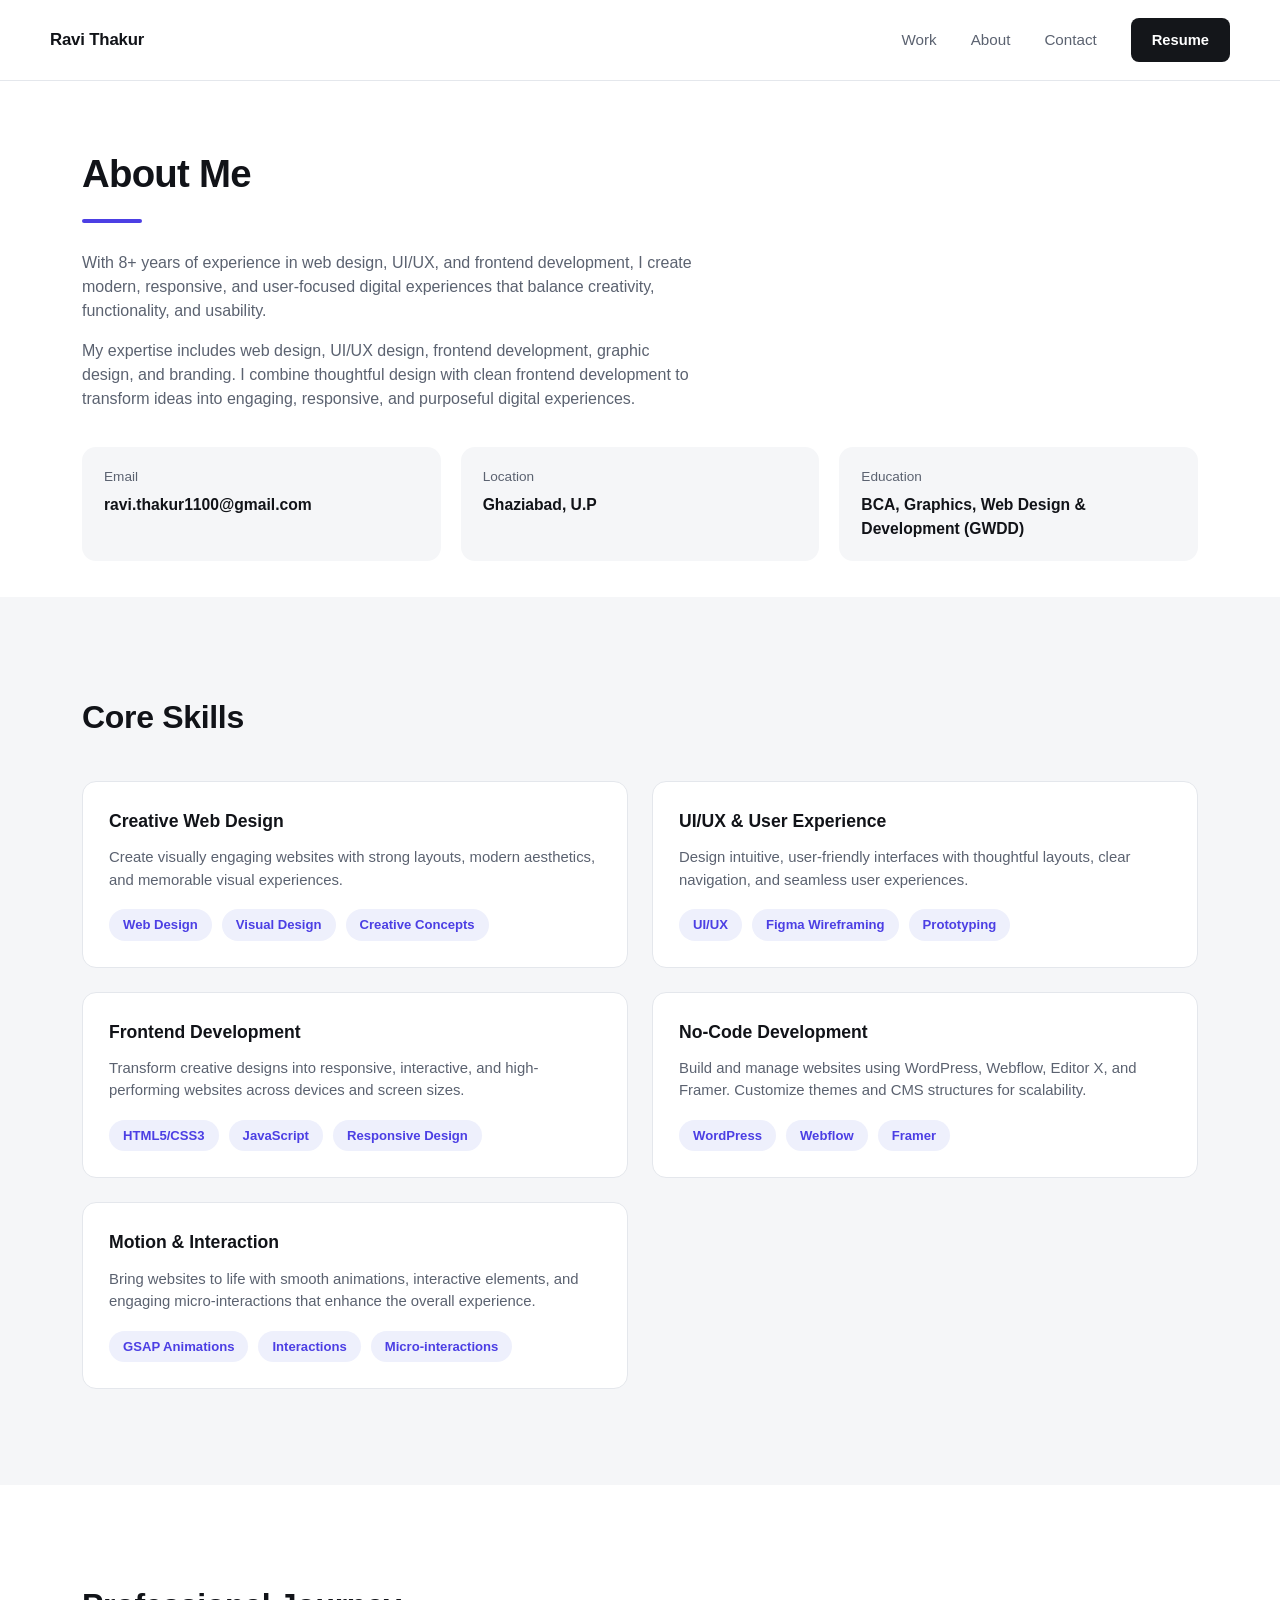
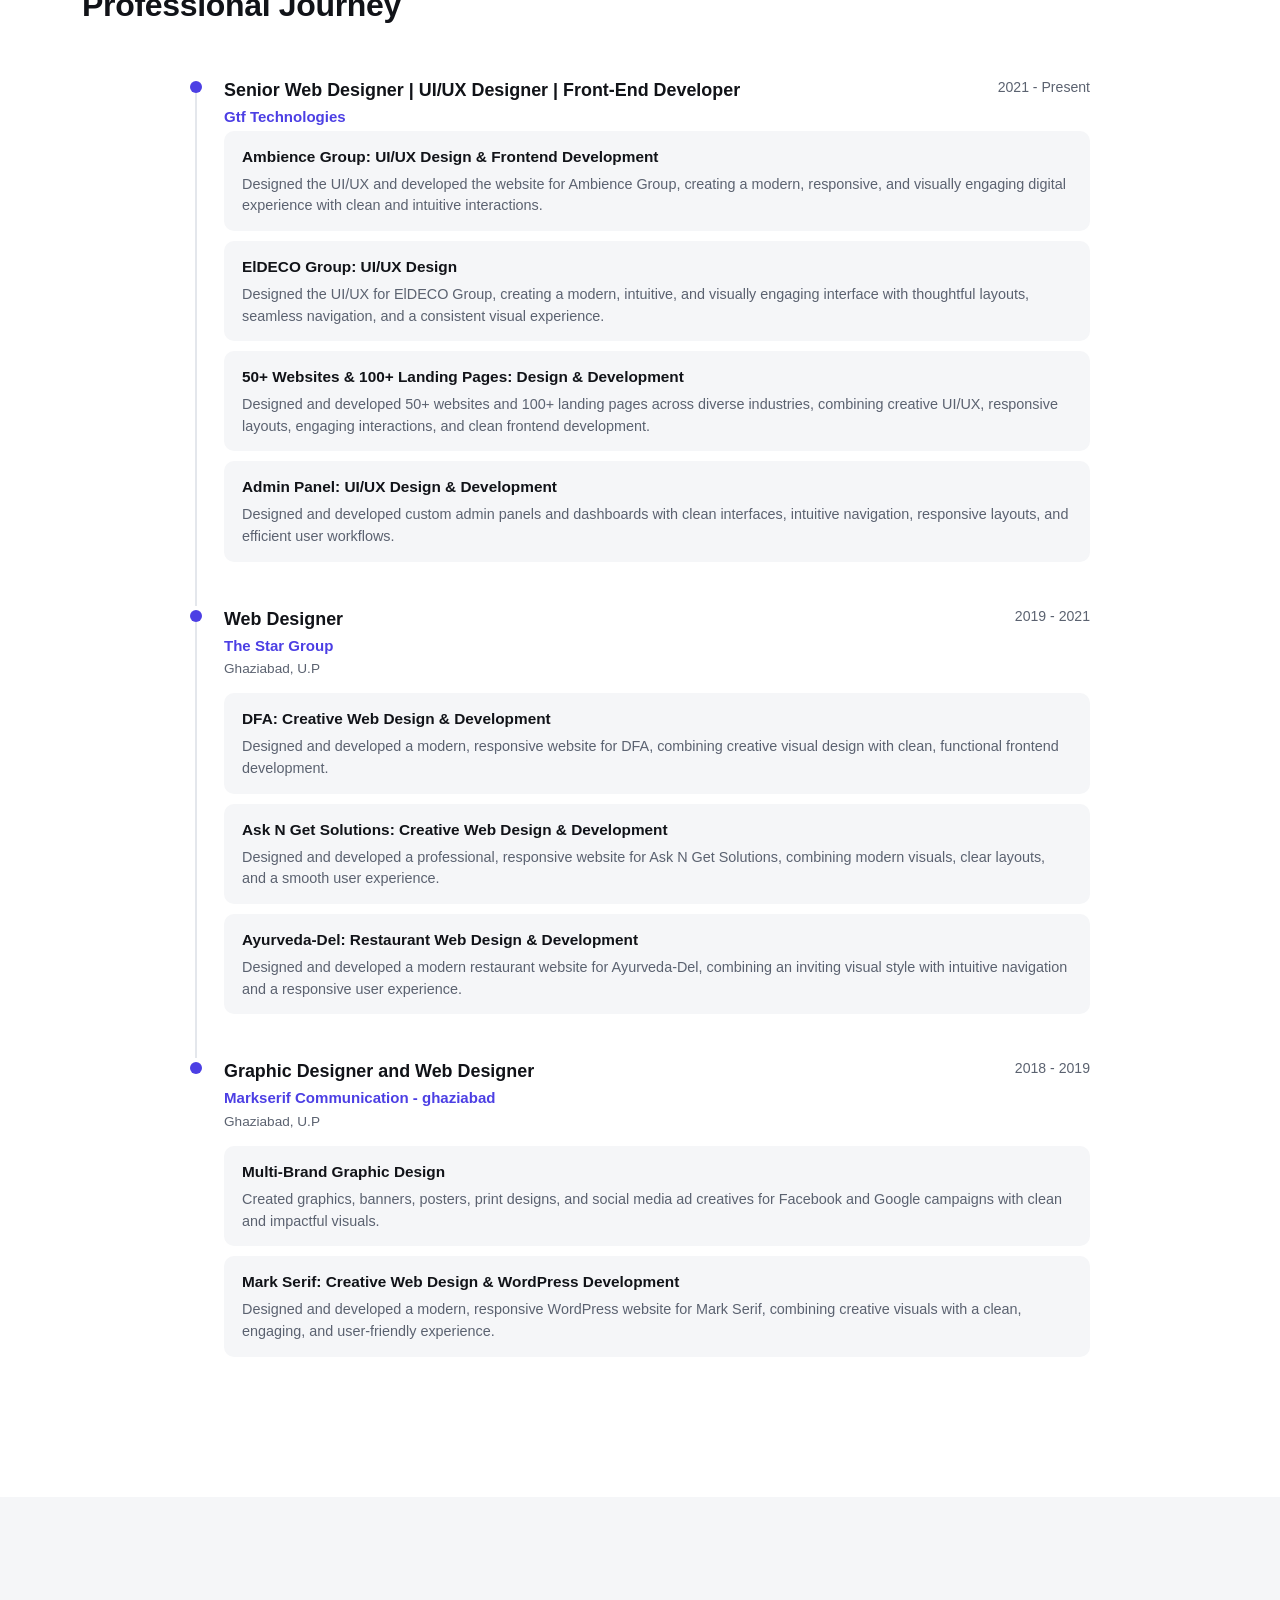
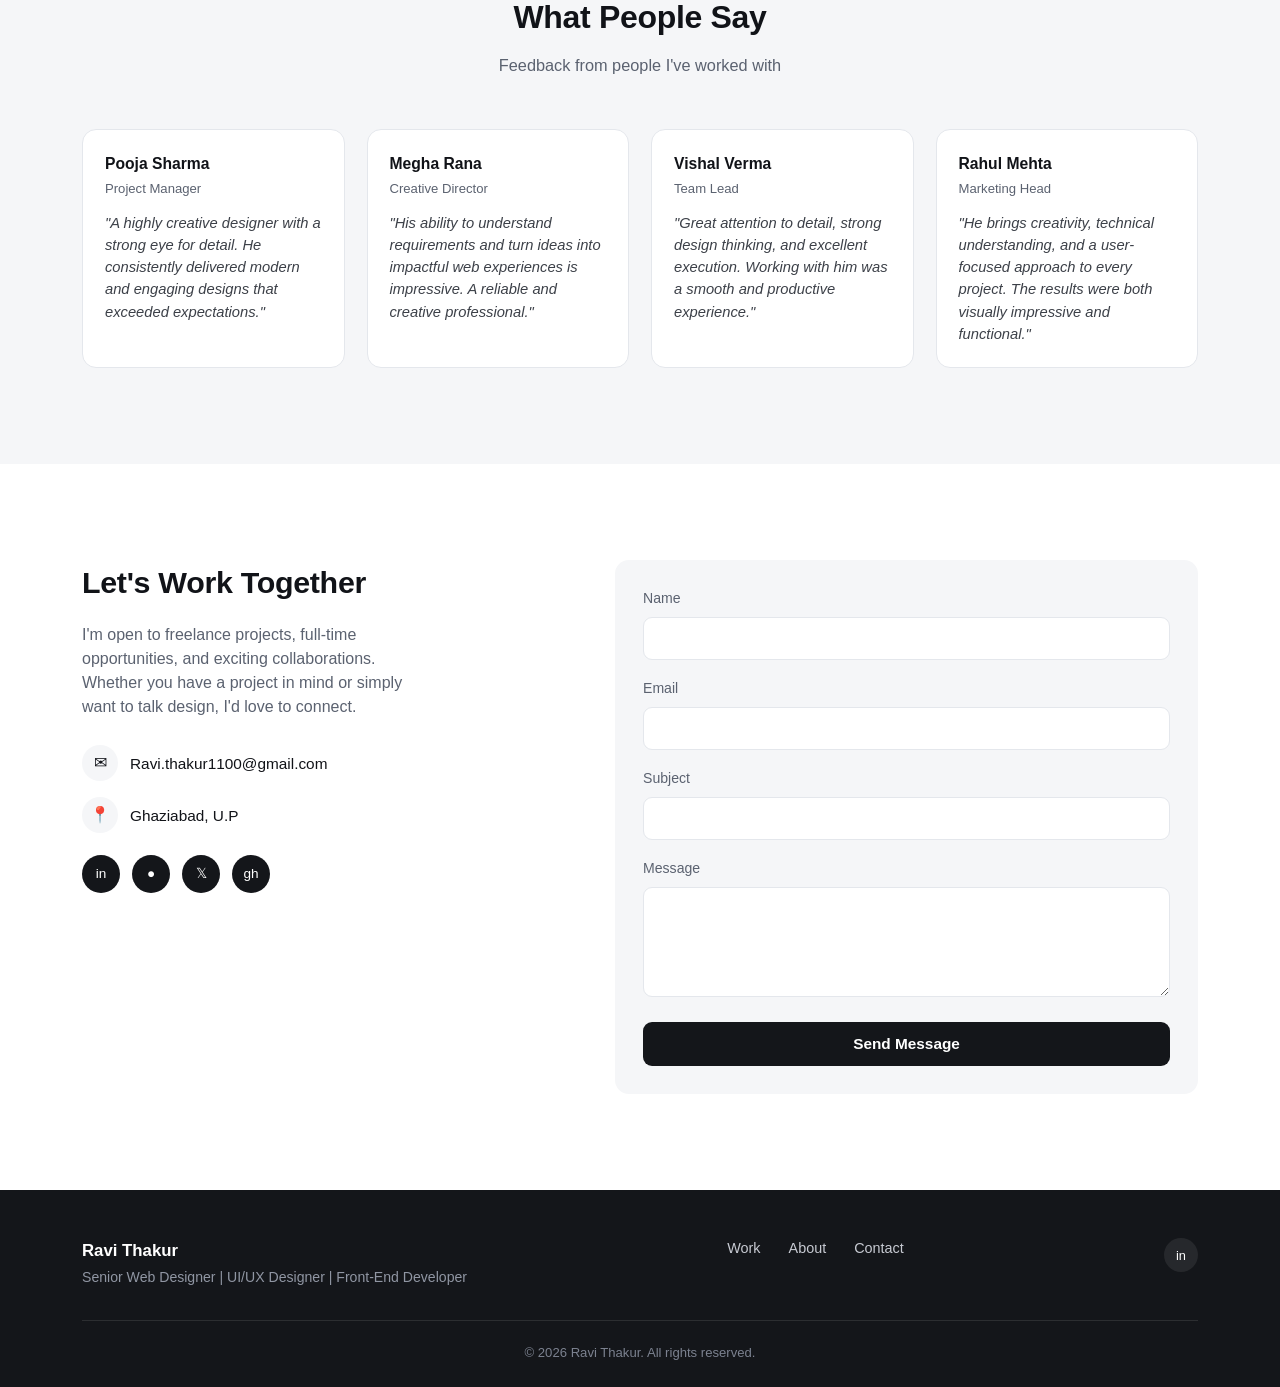
<file: about.html>
<!DOCTYPE html>
<html lang="en">
<head>
<meta charset="UTF-8">
<meta name="viewport" content="width=device-width, initial-scale=1.0">
<title>Ravi Thakur — Creative Web Designer</title>
<link rel="stylesheet" href="styles.css">
</head>
<body>

<header>
  <div class="wrap nav">
    <div class="logo"><a href="index.html">Ravi Thakur</a></div>
    <nav class="nav-links" id="navLinks">
      <a href="work.html">Work</a>
      <a href="about.html">About</a>
      <a href="index.html#contact">Contact</a>
      <a target="_blank" href="images/Ravi_thakur_sr_web_designer_frontend developer_ui_designerwc.pdf" class="btn btn-dark">Resume</a>
    </nav>
    <button class="menu-toggle" id="menuToggle" aria-label="Toggle menu" aria-expanded="false"><span></span></button>
  </div>
</header>

<section class="page-hero">
  <div class="wrap">
    <h1>About Me</h1>
    <div class="title-underline"></div>
    <p>With 8+ years of experience in web design, UI/UX, and frontend development, I create modern, responsive, and user-focused digital experiences that balance creativity, functionality, and usability.</p>
      <p>My expertise includes web design, UI/UX design, frontend development, graphic design, and branding. I combine thoughtful design with clean frontend development to transform ideas into engaging, responsive, and purposeful digital experiences.</p>

    <div class="info-row">
      <div class="info-card">
        <span>Email</span>
        <strong>ravi.thakur1100@gmail.com</strong>
      </div>
      <div class="info-card">
        <span>Location</span>
        <strong>Ghaziabad, U.P</strong>
      </div>
      <div class="info-card">
        <span>Education</span>
        <strong>BCA, Graphics, Web Design & Development (GWDD)</strong>
      </div>
    </div>
  </div>
</section>

<section class="skills-section">
  <div class="wrap">
    <div class="section-head" style="text-align:left;margin:0 0 40px;max-width:none;">
      <h2>Core Skills</h2>
    </div>
    <div class="skills-cards">

      <div class="skill-card">
        <h3>Creative Web Design</h3>
        <p>Create visually engaging websites with strong layouts, modern aesthetics, and memorable visual experiences.</p>
        <div class="tag-row">
          <span class="tag-pill">Web Design</span>
          <span class="tag-pill">Visual Design</span>
          <span class="tag-pill">Creative Concepts</span>
        </div>
      </div>

      <div class="skill-card">
        <h3>UI/UX & User Experience</h3>
        <p>Design intuitive, user-friendly interfaces with thoughtful layouts, clear navigation, and seamless user experiences.</p>
        <div class="tag-row">
          <span class="tag-pill">UI/UX</span>
          <span class="tag-pill">Figma Wireframing</span>
          <span class="tag-pill">Prototyping</span>
        </div>
      </div>

      <div class="skill-card">
        <h3>Frontend Development</h3>
        <p>Transform creative designs into responsive, interactive, and high-performing websites across devices and screen sizes.</p>
        <div class="tag-row">
          <span class="tag-pill">HTML5/CSS3 </span>
          <span class="tag-pill">JavaScript</span>
          <span class="tag-pill">Responsive Design</span>
        </div>
      </div>

      <div class="skill-card">
        <h3>No-Code Development</h3>
        <p>Build and manage websites using WordPress, Webflow, Editor X, and Framer. Customize themes and CMS structures for scalability.</p>
        <div class="tag-row">
          <span class="tag-pill">WordPress</span>
          <span class="tag-pill">Webflow</span>
          <span class="tag-pill">Framer</span>
        </div>
      </div>

      <div class="skill-card">
        <h3>Motion & Interaction</h3>
        <p>Bring websites to life with smooth animations, interactive elements, and engaging micro-interactions that enhance the overall experience.</p>
        <div class="tag-row">
          <span class="tag-pill">GSAP Animations</span>
          <span class="tag-pill">Interactions</span>
          <span class="tag-pill">Micro-interactions</span>
        </div>
      </div>

    </div>
  </div>
</section>

<section>
  <div class="wrap">
    <div class="section-head" style="text-align:left;margin:0 0 48px;max-width:none;">
      <h2>Professional Journey</h2>
    </div>

    <div class="journey">

      <div class="timeline-item">
        <span class="timeline-dot"></span>
        <div class="timeline-head">
          <h3>Senior Web Designer | UI/UX Designer | Front-End Developer</h3>
          <span class="timeline-date">2021 - Present</span>
        </div>
        <span class="timeline-company">Gtf Technologies</span>
        <div class="timeline-entry">
          <h4>Ambience Group: UI/UX Design & Frontend Development</h4>
          <p>Designed the UI/UX and developed the website for Ambience Group, creating a modern, responsive, and visually engaging digital experience with clean and intuitive interactions.</p>
        </div>
        <div class="timeline-entry">
          <h4>ElDECO Group: UI/UX Design</h4>
          <p>Designed the UI/UX for ElDECO Group, creating a modern, intuitive, and visually engaging interface with thoughtful layouts, seamless navigation, and a consistent visual experience.</p>
        </div>
        <div class="timeline-entry">
          <h4>50+ Websites & 100+ Landing Pages: Design & Development</h4>
          <p>Designed and developed 50+ websites and 100+ landing pages across diverse industries, combining creative UI/UX, responsive layouts, engaging interactions, and clean frontend development.</p>
        </div>
        <div class="timeline-entry">
          <h4>Admin Panel: UI/UX Design & Development</h4>
          <p>Designed and developed custom admin panels and dashboards with clean interfaces, intuitive navigation, responsive layouts, and efficient user workflows.</p>
        </div>
      </div>

      

      <div class="timeline-item">
        <span class="timeline-dot"></span>
        <div class="timeline-head">
          <h3>Web Designer</h3>
          <span class="timeline-date">2019 - 2021</span>
        </div>
        <span class="timeline-company">The Star Group</span>
        <span class="timeline-location">Ghaziabad, U.P</span>
        <div class="timeline-entry">
          <h4>DFA: Creative Web Design & Development</h4>
          <p>Designed and developed a modern, responsive website for DFA, combining creative visual design with clean, functional frontend development.</p>
        </div>
        <div class="timeline-entry">
          <h4>Ask N Get Solutions: Creative Web Design & Development</h4>
          <p>Designed and developed a professional, responsive website for Ask N Get Solutions, combining modern visuals, clear layouts, and a smooth user experience.</p>
        </div>
        <div class="timeline-entry">
          <h4>Ayurveda-Del: Restaurant Web Design & Development</h4>
          <p>Designed and developed a modern restaurant website for Ayurveda-Del, combining an inviting visual style with intuitive navigation and a responsive user experience.</p>
        </div>
      </div>

      <div class="timeline-item">
        <span class="timeline-dot"></span>
        <div class="timeline-head">
          <h3>Graphic Designer and Web Designer</h3>
          <span class="timeline-date">2018 - 2019</span>
        </div>
        <span class="timeline-company">Markserif Communication - ghaziabad</span>
        <span class="timeline-location">Ghaziabad, U.P</span>
        <div class="timeline-entry">
          <h4>Multi-Brand Graphic Design</h4>
          <p>Created graphics, banners, posters, print designs, and social media ad creatives for
Facebook and Google campaigns with clean and impactful visuals.</p>
        </div>
        <div class="timeline-entry">
          <h4>Mark Serif: Creative Web Design & WordPress Development</h4>
          <p>Designed and developed a modern, responsive WordPress website for Mark Serif, combining creative visuals with a clean, engaging, and user-friendly experience.</p>
        </div>
  
      </div>




    </div>
  </div>
</section>

<section class="testimonials">
  <div class="wrap">
    <div class="section-head">
      <h2>What People Say</h2>
      <p>Feedback from people I've worked with</p>
    </div>
    <div class="testi-grid">
      <div class="testi-card">
        <h4>Pooja Sharma</h4>
        <span>Project Manager</span>
        <p>"A highly creative designer with a strong eye for detail. He consistently delivered modern and engaging designs that exceeded expectations."</p>
      </div>
      <div class="testi-card">
        <h4>Megha Rana</h4>
        <span>Creative Director</span>
        <p>"His ability to understand requirements and turn ideas into impactful web experiences is impressive. A reliable and creative professional."</p>
      </div>
      <div class="testi-card">
        <h4>Vishal Verma</h4>
        <span>Team Lead</span>
        <p>"Great attention to detail, strong design thinking, and excellent execution. Working with him was a smooth and productive experience."</p>
      </div>
      <div class="testi-card">
        <h4>Rahul Mehta</h4>
        <span>Marketing Head</span>
        <p>"He brings creativity, technical understanding, and a user-focused approach to every project. The results were both visually impressive and functional."</p>
      </div>
    </div>
  </div>
</section>


<section id="contact">
  <div class="wrap contact-inner">
    <div class="contact-info">
      <h2>Let's Work Together</h2>
      <p>I'm open to freelance projects, full-time opportunities, and exciting collaborations. Whether you have a project in mind or simply want to talk design, I'd love to connect.</p>
      <div class="contact-row">
        <div class="icon-circle">✉</div>
        <span>Ravi.thakur1100@gmail.com</span>
      </div>
      <div class="contact-row">
        <div class="icon-circle">📍</div>
        <span>Ghaziabad, U.P</span>
      </div>
      <div class="socials">
        <a href="#" aria-label="LinkedIn">in</a>
        <a href="#" aria-label="Dribbble">●</a>
        <a href="#" aria-label="Twitter">𝕏</a>
        <a href="#" aria-label="GitHub">gh</a>
      </div>
    </div>
    <form class="form-card" onsubmit="event.preventDefault(); alert('Message sent (demo form).');">
      <div class="field">
        <label for="name">Name</label>
        <input type="text" id="name" name="name" required>
      </div>
      <div class="field">
        <label for="email">Email</label>
        <input type="email" id="email" name="email" required>
      </div>
      <div class="field">
        <label for="subject">Subject</label>
        <input type="text" id="subject" name="subject">
      </div>
      <div class="field">
        <label for="message">Message</label>
        <textarea id="message" name="message" required></textarea>
      </div>
      <button type="submit" class="submit-btn">Send Message</button>
    </form>
  </div>
</section>

<footer>
  <div class="wrap">
    <div class="footer-top">
      <div class="footer-brand">
        <h3>Ravi Thakur</h3>
        <p>Senior Web Designer | UI/UX Designer | Front-End Developer</p>
      </div>
      <nav class="footer-links">
        <a href="work.html">Work</a>
        <a href="about.html">About</a>
        <a href="index.html#contact">Contact</a>
      </nav>
      <div class="footer-socials">
        <a href="#" aria-label="LinkedIn">in</a><!-- 
        <a href="#" aria-label="Dribbble">●</a>
        <a href="#" aria-label="Twitter">𝕏</a>
        <a href="#" aria-label="GitHub">gh</a> -->
      </div>
    </div>
    <div class="footer-bottom">© 2026 Ravi Thakur. All rights reserved.</div>
  </div>
</footer>

<script>
  const toggle = document.getElementById('menuToggle');
  const links = document.getElementById('navLinks');
  toggle.addEventListener('click', () => {
    const isOpen = links.classList.toggle('open');
    toggle.setAttribute('aria-expanded', isOpen);
  });
  links.querySelectorAll('a').forEach(a => a.addEventListener('click', () => {
    links.classList.remove('open');
    toggle.setAttribute('aria-expanded', false);
  }));
</script>

</body>
</html>
</file>
<file: styles.css>
:root{
    --ink:#111318;
    --ink-soft:#5b6270;
    --bg:#ffffff;
    --bg-alt:#eef1f5;
    --bg-alt-2:#f5f6f8;
    --line:#e4e7ec;
    --accent:#111318;
    --radius:14px;
  }

  *{box-sizing:border-box;}
  html{scroll-behavior:smooth;}
  body{
    margin:0;
    font-family:"Segoe UI", Helvetica, Arial, sans-serif;
    color:var(--ink);
    background:var(--bg);
    line-height:1.5;
    -webkit-font-smoothing:antialiased;
  }
  img{max-width:100%;display:block;}
  a{color:inherit;text-decoration:none;}
  ul{margin:0;padding:0;list-style:none;}
  button{font-family:inherit;}
  :focus-visible{outline:2px solid #111318;outline-offset:3px;}

  .wrap{
    max-width:1180px;
    margin:0 auto;
    padding:0 32px;
  }

  /* ---------- Header ---------- */
  header{
    position:sticky;
    top:0;
    z-index:50;
    background:rgba(255,255,255,.9);
    backdrop-filter:blur(8px);
    border-bottom:1px solid var(--line);
  }
  .nav{
    display:flex;
    align-items:center;
    justify-content:space-between;
    padding:18px 0;
  }
  .logo{font-weight:700;font-size:1.05rem;letter-spacing:-.01em;}
  .nav-links{
    display:flex;
    align-items:center;
    gap:34px;
    font-size:.95rem;
    color:var(--ink-soft);
  }
  .nav-links a:hover{color:var(--ink);}

  .nav-links a.btn-dark:hover{color: #fff;}

  .btn{
    display:inline-flex;
    align-items:center;
    justify-content:center;
    padding:10px 20px;
    border-radius:8px;
    font-size:.92rem;
    font-weight:600;
    border:1px solid transparent;
    cursor:pointer;
    transition:transform .15s ease, opacity .15s ease;
  }
  .btn:hover{transform:translateY(-1px);}
  .btn-dark{background:#14161a;color:#fff;}
  .btn-dark:hover{opacity:.88;}
  .btn-outline{background:#fff;color:var(--ink);border-color:var(--line);}
  .btn-outline:hover{background:var(--bg-alt-2);}
  .menu-toggle{
    display:none;
    background:none;border:none;cursor:pointer;
    width:38px;height:38px;
    align-items:center;justify-content:center;
  }
  .menu-toggle span, .menu-toggle span::before, .menu-toggle span::after{
    content:"";
    display:block;
    width:20px;height:2px;background:var(--ink);
    position:relative;
    transition:all .2s ease;
  }
  .menu-toggle span::before{position:absolute;top:-6px;}
  .menu-toggle span::after{position:absolute;top:6px;}

  /* ---------- Hero ---------- */
  .hero{
    background:linear-gradient(180deg,#eef1f5 0%,#e9ecf1 100%);
  }
  .hero-inner{
    display:grid;
    grid-template-columns:1.3fr auto;
    align-items:center;
    gap:48px;
    padding:72px 0 64px;
  }
  .hero h1{
    font-size:2.4rem;
    line-height:1.15;
    margin:0 0 18px;
    letter-spacing:-.02em;padding-right: 50px;
  }
  .hero p{
    color:var(--ink-soft);
    font-size:1.02rem;
    max-width:46ch;
    margin:0 0 26px;
  }
  .hero p b{color:var(--ink);font-weight:700;}
  .hero-actions{display:flex;gap:14px;}
  .avatar{
    width:320px;
    height:320px;
    border-radius:50%;
    /*background:
      radial-gradient(circle at 32% 28%, #2f6b52 0%, #123326 42%, #0a1210 100%);*/
    border:6px solid #fff;
    box-shadow:0 10px 30px rgba(20,25,35,.12);
    position:relative;
    overflow:hidden;
  }
  /*.avatar::after{
    content:"DJ";
    position:absolute;
    inset:0;
    display:flex;
    align-items:center;
    justify-content:center;
    color:rgba(255,255,255,.85);
    font-size:2.4rem;
    font-weight:700;
    letter-spacing:.02em;
  }*/

  /* ---------- Logo strip ---------- */
  .logo-strip{
    background:var(--bg-alt);
    border-top:1px solid var(--line);
    border-bottom:1px solid var(--line);
    overflow:hidden;
    padding:22px 0;
  }
  .logo-track{
    display:flex;
    gap:56px;
    align-items:center;
    white-space:nowrap;
    animation:scroll 28s linear infinite;
    width:max-content;
  }
  .logo-track span{width: 150px;

    color:#8b93a1;
    font-size:1rem;
    letter-spacing:.01em;
    opacity:.85;
  }
  @keyframes scroll{
    from{transform:translateX(0);}
    to{transform:translateX(-50%);}
  }
  @media (prefers-reduced-motion: reduce){
    .logo-track{animation:none;}
  }

  /* ---------- Section shared ---------- */
  section{padding:96px 0;}
  .section-head{text-align:center;max-width:640px;margin:0 auto 52px;}
  .section-head h2{
    font-size:2rem;
    margin:0 0 12px;
    letter-spacing:-.01em;
  }
  .section-head p{color:var(--ink-soft);margin:0;font-size:1.02rem;}

  /* ---------- Featured work ---------- */
  .work-grid{
    display:grid;
    grid-template-columns:1fr 1fr;
    gap:28px;
  }
  .card{
    border:1px solid var(--line);
    border-radius:var(--radius);
    overflow:hidden;
    background:#fff;
    display:flex;
    flex-direction:column;
    transition:box-shadow .2s ease, transform .2s ease;
  }
  .card:hover{box-shadow:0 14px 32px rgba(20,25,35,.09);transform:translateY(-2px);}
  .thumb{
    height:230px;
    position:relative;
    display:flex;
    align-items:flex-end;
  }
  .thumb-1{background:linear-gradient(135deg,#e3d7f5 0%,#f6cfe0 100%);}
  .thumb-2{background:linear-gradient(135deg,#f4f2f7 0%,#e8e6ee 100%);}
  .thumb-3{background:linear-gradient(135deg,#e9e4ec 0%,#d9d3e0 100%);}
  .thumb-4{background:linear-gradient(135deg,#c9c2d6 0%,#a9a0bc 100%);}
  .tag{
    position:absolute;
    top:16px;left:16px;
    font-size:.72rem;
    font-weight:700;
    padding:5px 10px;
    border-radius:6px;
    background:#e2632f;
    color:#fff;
  }
  .pill{
    position:absolute;
    bottom:14px;left:16px;
    font-size:.75rem;
    font-weight:600;
    padding:5px 12px;
    border-radius:20px;
    background:#7b3fe4;
    color:#fff;
  }
  .card-body{padding:22px 22px 24px;}
  .card-body h3{margin:0 0 8px;font-size:1.15rem;letter-spacing:-.01em;}
  .card-body p{margin:0 0 14px;color:var(--ink-soft);font-size:.94rem;}
  .card-link{
    font-size:.9rem;
    font-weight:600;
    display:inline-flex;
    align-items:center;
    gap:6px;
  }
  .card-link:hover{text-decoration:underline;}

  .view-all{
    text-align:center;
    margin-top:46px;
    font-weight:600;
  }
  .view-all a{display:inline-flex;align-items:center;gap:6px;}
  .view-all a:hover{text-decoration:underline;}

  /* ---------- About ---------- */
  .about{background:var(--bg-alt-2);}
  .about-inner{
    display:grid;
    grid-template-columns:.85fr 1.15fr;
    gap:56px;
    align-items:center;
  }
  .about-photo{
    border-radius:var(--radius);
    overflow:hidden;
    position:relative;
  }
  .about-photo::after{
    content:"";
    position:absolute;
    left:50%;bottom:18%;
    width:70px;height:110px;
    transform:translateX(-50%);

    border-radius:14px 14px 4px 4px;
  }
  .about-text h2{font-size:1.9rem;margin:0 0 20px;letter-spacing:-.01em;}
  .about-text p{color:var(--ink-soft);margin:0 0 18px;font-size:1rem;}
  .skills-tools{
    display:grid;
    grid-template-columns:1fr 1fr;
    gap:24px;
    margin:28px 0 30px;
  }
  .skills-tools h4{margin:0 0 12px;font-size:1rem;}
  .skills-tools li{color:var(--ink-soft);margin-bottom:8px;font-size:.95rem;}

  /* ---------- Process ---------- */
  .process-grid{
    display:grid;
    grid-template-columns:repeat(4,1fr);
    gap:24px;
  }
  .process-card{
    background:var(--bg-alt-2);
    border-radius:var(--radius);
    padding:26px 24px;
  }
  .step-num{
    width:38px;height:38px;
    border-radius:50%;
    display:flex;align-items:center;justify-content:center;
    font-weight:700;
    margin-bottom:18px;
    font-size:.95rem;
  }
  .process-card:nth-child(1) .step-num{background:#dce6fb;color:#2f5bd0;}
  .process-card:nth-child(2) .step-num{background:#d7f3e3;color:#1f9d5c;}
  .process-card:nth-child(3) .step-num{background:#e6ddfb;color:#6f3fd6;}
  .process-card:nth-child(4) .step-num{background:#fbdede;color:#d3453f;}
  .process-card h3{margin:0 0 10px;font-size:1.08rem;}
  .process-card p{margin:0;color:var(--ink-soft);font-size:.92rem;}

  /* ---------- Testimonials ---------- */
  .testimonials{background:var(--bg-alt-2);}
  .testi-grid{
    display:grid;
    grid-template-columns:repeat(4,1fr);
    gap:22px;
  }
  .testi-card{
    background:#fff;
    border:1px solid var(--line);
    border-radius:var(--radius);
    padding:22px;
  }
  .testi-card h4{margin:0 0 3px;font-size:.98rem;}
  .testi-card span{display:block;color:var(--ink-soft);font-size:.82rem;margin-bottom:14px;}
  .testi-card p{margin:0;font-size:.92rem;font-style:italic;color:#3c4048;}

  /* ---------- Contact ---------- */
  .contact-inner{
    display:grid;
    grid-template-columns:.9fr 1.1fr;
    gap:56px;
  }
  .contact-info h2{font-size:1.9rem;margin:0 0 18px;letter-spacing:-.01em;}
  .contact-info p{color:var(--ink-soft);margin:0 0 26px;max-width:40ch;}
  .contact-row{
    display:flex;align-items:center;gap:12px;
    margin-bottom:16px;
    font-size:.96rem;
  }
  .icon-circle{
    width:36px;height:36px;
    border-radius:50%;
    background:var(--bg-alt-2);
    display:flex;align-items:center;justify-content:center;
    flex-shrink:0;
    font-size:1rem;
  }
  .socials{display:flex;gap:12px;margin-top:22px;}
  .socials a{
    width:38px;height:38px;
    border-radius:50%;
    background:#14161a;
    color:#fff;
    display:flex;align-items:center;justify-content:center;
    font-size:.85rem;
    transition:opacity .15s ease;
  }
  .socials a:hover{opacity:.8;}

  .form-card{
    background:var(--bg-alt-2);
    border-radius:var(--radius);
    padding:28px;
  }
  .field{margin-bottom:18px;}
  .field label{display:block;font-size:.88rem;margin-bottom:8px;color:var(--ink-soft);}
  .field input, .field textarea{
    width:100%;
    padding:12px 14px;
    border-radius:9px;
    border:1px solid var(--line);
    background:#fff;
    font-size:.95rem;
    font-family:inherit;
    color:var(--ink);
  }
  .field textarea{min-height:110px;resize:vertical;}
  .field input:focus, .field textarea:focus{
    outline:none;
    border-color:#14161a;
    box-shadow:0 0 0 3px rgba(20,22,26,.08);
  }
  .submit-btn{
    width:100%;
    padding:13px;
    border-radius:9px;
    border:none;
    background:#14161a;
    color:#fff;
    font-weight:600;
    font-size:.96rem;
    cursor:pointer;
  }
  .submit-btn:hover{opacity:.9;}

  /* ---------- Footer ---------- */
  footer{
    background:#14161a;
    color:#c7cad2;
    padding:48px 0 24px;
  }
  .footer-top{
    display:flex;
    justify-content:space-between;
    align-items:flex-start;
    padding-bottom:32px;
    border-bottom:1px solid rgba(255,255,255,.1);
    flex-wrap:wrap;
    gap:24px;
  }
  .footer-brand h3{color:#fff;margin:0 0 4px;font-size:1.05rem;}
  .footer-brand p{margin:0;font-size:.88rem;color:#9096a3;}
  .footer-links{display:flex;gap:28px;font-size:.9rem;}
  .footer-links a:hover{color:#fff;}
  .footer-socials{display:flex;gap:10px;}
  .footer-socials a{
    width:34px;height:34px;
    border-radius:50%;
    background:rgba(255,255,255,.08);
    display:flex;align-items:center;justify-content:center;
    font-size:.8rem;
    color:#fff;
  }
  .footer-socials a:hover{background:rgba(255,255,255,.16);}
  .footer-bottom{
    text-align:center;
    padding-top:22px;
    font-size:.82rem;
    color:#7c8290;
  }


  .work-tabs {
  display: flex;
  justify-content: center;
  align-items: center;
  gap: 12px;
  margin: 35px 0 45px;
  flex-wrap: wrap;
}

.tab-btn {
  border: 1px solid #ddd;
  background: transparent;
  color: #111;
  padding: 11px 24px;
  border-radius: 50px;
  font-size: 14px;
  font-weight: 500;
  cursor: pointer;
  transition: all 0.3s ease;
}

.tab-btn:hover {
  background: #111;
  color: #fff;
  border-color: #111;
}

.tab-btn.active {
  background: #111;
  color: #fff;
  border-color: #111;
}


/* Card Animation */

.work-grid .card {
  transition:
    opacity 0.3s ease,
    transform 0.3s ease;
}

.work-grid .card.hide {
  display: none;
}


/* Mobile */

@media (max-width: 600px) {

  .work-tabs {
    gap: 8px;
    margin: 25px 0 35px;
  }

  .tab-btn {
    padding: 9px 16px;
    font-size: 13px;
  }

}

  /* ---------- Responsive ---------- */
  @media (max-width:980px){
    .about-inner, .contact-inner{grid-template-columns:1fr;}
    .about-photo{height:340px;}
    .process-grid{grid-template-columns:1fr 1fr;}
    .testi-grid{grid-template-columns:1fr 1fr;}
  }

  @media (max-width:860px){
    .hero-inner{grid-template-columns:1fr;text-align:center;padding:52px 0 44px;}
    .hero p{margin-left:auto;margin-right:auto;}
    .hero-actions{justify-content:center;}
    .avatar{order:-1;margin:0 auto;}
    .work-grid{grid-template-columns:1fr;}
  }

  @media (max-width:720px){
    .nav-links{
      position:fixed;
      top:38px;left:0;right:0;
      background:#fff;
      border-bottom:1px solid var(--line);
      flex-direction:column;
      align-items:flex-start;
      padding:20px 32px;
      gap:18px;
      transform:translateY(-130%);
      opacity:0;
      transition:transform .25s ease, opacity .25s ease;
    }
    .nav-links.open{transform:translateY(0);opacity:1;}
    .menu-toggle{display:flex;}
    .nav-links .btn{width:100%;text-align:center;}
  }

  @media (max-width:640px){
    .wrap{padding:0 20px;}
    section{padding:64px 0;}
    .hero h1{font-size:1.8rem;padding-right: 0;}
    .footer-top{flex-direction:column;}
    .thumb{height: 160px;}
    .footer-links{gap:18px;flex-wrap:wrap;}
  }

  @media (max-width:560px){
    .process-grid, .testi-grid{grid-template-columns:1fr;}
    .skills-tools{grid-template-columns:1fr;}
  }

/* ---------- Page hero (Work / About pages) ---------- */
.page-hero{
  padding:64px 0 12px;
}
.page-hero h1{
  font-size:2.4rem;
  margin:0 0 16px;
  letter-spacing:-.02em;
}
.title-underline{
  width:60px;
  height:4px;
  background:#4c3fe4;
  border-radius:2px;
  margin-bottom:28px;
}
.page-hero p{
  color:var(--ink-soft);
  max-width:70ch;
  margin:0 0 16px;
  font-size:1rem;
}

/* ---------- Work index page ---------- */
.work-page-grid{
  display:grid;
  grid-template-columns:1fr 1fr;
  gap:28px;
}
.thumb-5{background:linear-gradient(135deg,#1b1d22 0%,#2c2f38 100%);}
.thumb-6{background:linear-gradient(135deg,#dfe6e2 0%,#c6d6ce 100%);}
.thumb-7{background:linear-gradient(135deg,#e9e6f2 0%,#d3ccec 100%);}
.thumb-8{background:linear-gradient(135deg,#efe2e8 0%,#e3c9d6 100%);}

/* ---------- About page: info row ---------- */
.info-row{
  display:grid;
  grid-template-columns:repeat(3,1fr);
  gap:20px;
  margin:36px 0 24px;
}
.info-card{
  background:var(--bg-alt-2);
  border-radius:var(--radius);
  padding:20px 22px;
}
.info-card span{
  display:block;
  color:var(--ink-soft);
  font-size:.85rem;
  margin-bottom:6px;
}
.info-card strong{font-size:.98rem;font-weight:600;}

/* ---------- About page: core skills ---------- */
.skills-section{background:var(--bg-alt-2);}
.skills-cards{
  display:grid;
  grid-template-columns:1fr 1fr;
  gap:24px;
}
.skill-card{
  background:#fff;
  border:1px solid var(--line);
  border-radius:var(--radius);
  padding:26px;
}
.skill-card h3{margin:0 0 12px;font-size:1.1rem;}
.skill-card p{margin:0 0 18px;color:var(--ink-soft);font-size:.93rem;}
.tag-row{display:flex;flex-wrap:wrap;gap:10px;}
.tag-pill{
  background:#eef0fc;
  color:#4c3fe4;
  font-size:.82rem;
  font-weight:600;
  padding:6px 14px;
  border-radius:20px;
}

/* ---------- About page: professional journey ---------- */
.journey{
  position:relative;
  max-width:900px;
  margin:0 auto;
}
.timeline-item{
  position:relative;
  padding-left:34px;
  margin-bottom:44px;
}
.timeline-item::before{
  content:"";
  position:absolute;
  left:5px;
  top:6px;
  bottom:-44px;
  width:2px;
  background:var(--line);
}
.timeline-item:last-child::before{display:none;}
.timeline-dot{
  position:absolute;
  left:0;
  top:4px;
  width:12px;height:12px;
  border-radius:50%;
  background:#4c3fe4;
}
.timeline-head{
  display:flex;
  justify-content:space-between;
  align-items:flex-start;
  flex-wrap:wrap;
  gap:6px 16px;
  margin-bottom:2px;
}
.timeline-head h3{margin:0;font-size:1.12rem;}
.timeline-date{color:var(--ink-soft);font-size:.88rem;white-space:nowrap;}
.timeline-company{
  color:#4c3fe4;
  font-weight:600;
  font-size:.94rem;
  margin-bottom:2px;
  display:block;
}
.timeline-location{
  color:var(--ink-soft);
  font-size:.85rem;
  margin-bottom:14px;
  display:block;
}
.timeline-entry{
  background:var(--bg-alt-2);
  border-radius:10px;
  padding:14px 18px;
  margin-bottom:10px;
}
.timeline-entry h4{margin:0 0 6px;font-size:.96rem;}
.timeline-entry p{margin:0;color:var(--ink-soft);font-size:.9rem;}

@media (max-width:860px){
  .info-row, .skills-cards{grid-template-columns:1fr;}
  .work-page-grid{grid-template-columns:1fr;}
  .page-hero h1{font-size:2rem;}
}
</file>
